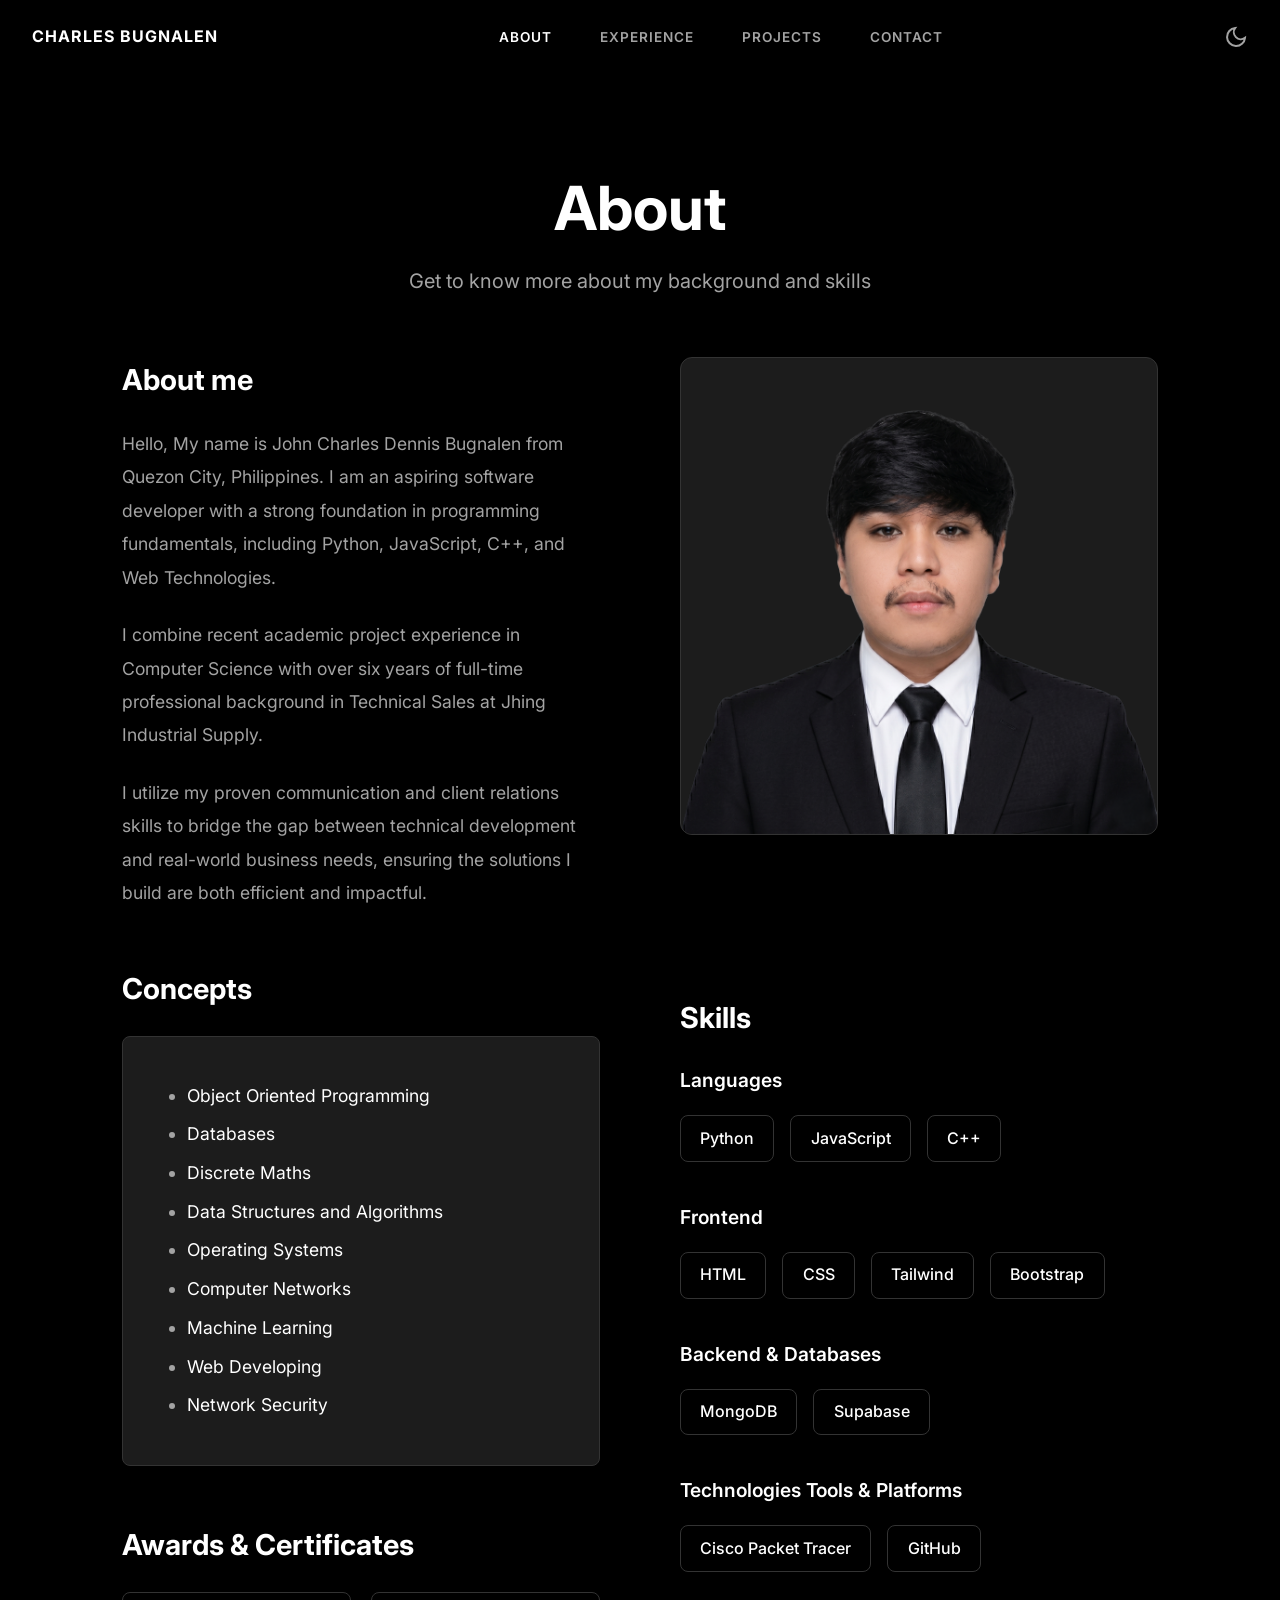
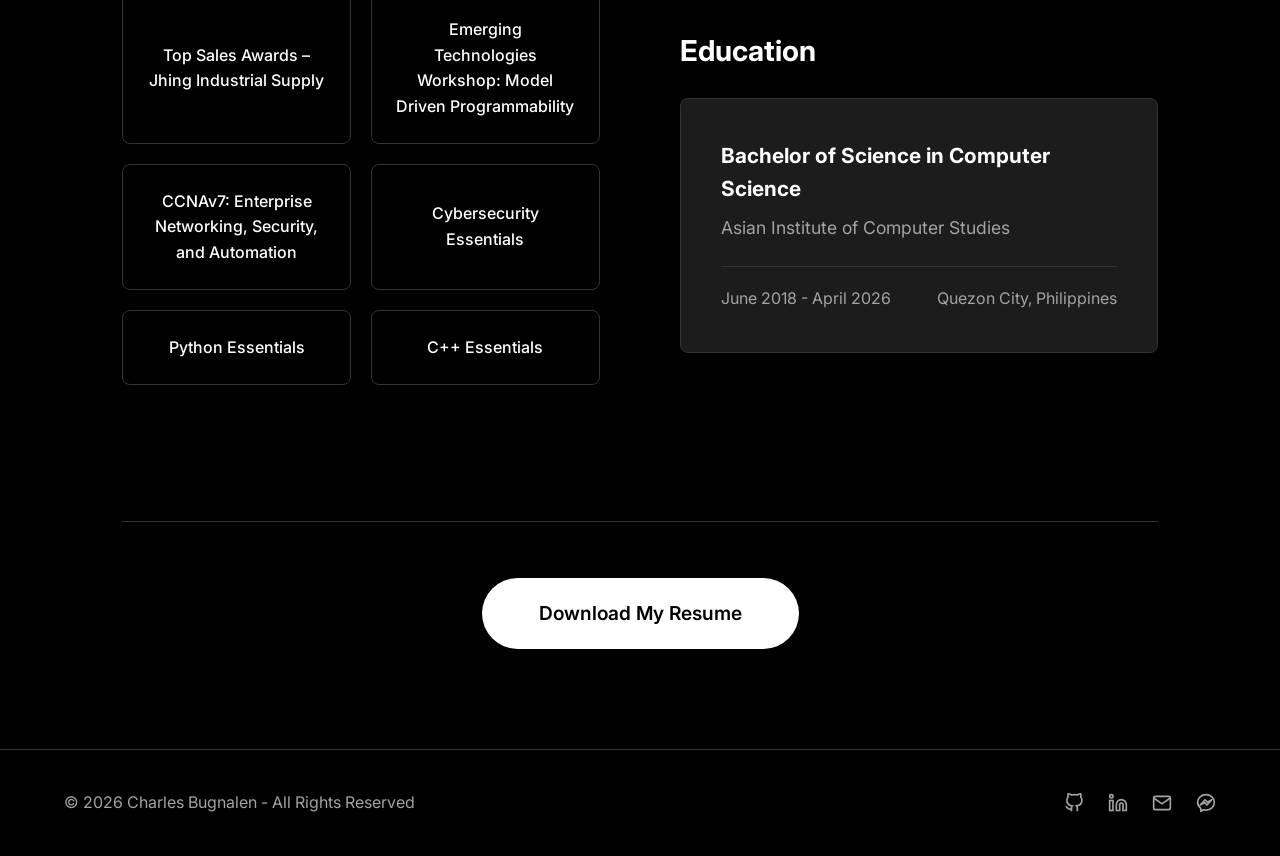
<file: about.html>
<!DOCTYPE html>
<html lang="en">

<head>
  <meta charset="UTF-8">
  <meta name="viewport" content="width=device-width, initial-scale=1.0">
  <title>About - Charles Bugnalen</title>
  <link rel="stylesheet" href="style.css">
  <link href="https://fonts.googleapis.com/css2?family=Inter:wght@300;400;500;600;700&display=swap" rel="stylesheet">
</head>

<body>
  <!-- Navbar -->
  <header class="header">
    <nav class="nav-container">
      <a href="index.html" class="logo">Charles Bugnalen</a>

      <ul class="nav-links">
        <li><a href="about.html" style="color: var(--text-primary);">ABOUT</a></li>
        <li><a href="experience.html">EXPERIENCE</a></li>
        <li><a href="projects.html">PROJECTS</a></li>
        <li><a href="contact.html">CONTACT</a></li>
      </ul>

      <div class="nav-icons">
        <svg id="theme-toggle" width="24" height="24" viewBox="0 0 24 24" fill="none" stroke="currentColor"
          stroke-width="2" style="cursor: pointer;">
          <path d="M21 12.79A9 9 0 1 1 11.21 3 7 7 0 0 0 21 12.79z"></path>
        </svg>
      </div>

      <div class="hamburger">
        <span class="bar"></span>
        <span class="bar"></span>
        <span class="bar"></span>
      </div>
    </nav>
  </header>

  <main class="about-page">
    <!-- About Header Section -->
    <section class="about-header fade-in">
      <div class="about-header-text">
        <h1>About</h1>
        <p>Get to know more about my background and skills</p>
      </div>
    </section>

    <!-- Two-Column Layout -->
    <section class="about-content fade-in">

      <!-- 1x1 Profile Picture Box -->
      <div class="about-profile-img">
        <img src="src/pictures/Charles_Profile.png" alt="Charles Bugnalen">
      </div>

      <!-- Left Column: About Me, Concepts & Certifications -->
      <div class="about-left">
        <h2 class="about-section-title">About me</h2>
        <p class="about-text">
          Hello, My name is John Charles Dennis Bugnalen from Quezon City, Philippines.
          I am an aspiring software developer with a strong foundation in programming fundamentals, including Python,
          JavaScript, C++, and Web Technologies.
        </p>
        <p class="about-text">
          I combine recent academic project experience in Computer Science with over six years of full-time professional
          background in Technical Sales at Jhing Industrial Supply.
        </p>
        <p class="about-text">
          I utilize my proven communication and client relations skills to bridge the gap between
          technical development and real-world business needs, ensuring the solutions I build are both efficient and
          impactful.
        </p>

        <h2 class="about-section-title mt-top">Concepts</h2>
        <div class="about-card concepts-card">
          <ul>
            <li>Object Oriented Programming</li>
            <li>Databases</li>
            <li>Discrete Maths</li>
            <li>Data Structures and Algorithms</li>
            <li>Operating Systems</li>
            <li>Computer Networks</li>
            <li>Machine Learning</li>
            <li>Web Developing</li>
            <li>Network Security</li>
          </ul>
        </div>

        <!-- Awards & Certificates Section -->
        <h2 class="about-section-title mt-top">Awards & Certificates</h2>
        <div class="cert-boxes">
          <div class="cert-box">Top Sales Awards – Jhing Industrial Supply</div>
          <div class="cert-box">Emerging Technologies Workshop: Model Driven Programmability</div>
          <div class="cert-box">CCNAv7: Enterprise Networking, Security, and Automation</div>
          <div class="cert-box">Cybersecurity Essentials</div>
          <div class="cert-box">Python Essentials</div>
          <div class="cert-box">C++ Essentials</div>
        </div>
      </div>

      <!-- Right Column: Skills & Education -->
      <div class="about-right">

        <h2 class="about-section-title">Skills</h2>

        <div class="skill-category">
          <h3>Languages</h3>
          <div class="skill-tags">
            <span>Python</span>
            <span>JavaScript</span>
            <span>C++</span>
          </div>
        </div>

        <div class="skill-category">
          <h3>Frontend</h3>
          <div class="skill-tags">
            <span>HTML</span>
            <span>CSS</span>
            <span>Tailwind</span>
            <span>Bootstrap</span>
          </div>
        </div>

        <div class="skill-category">
          <h3>Backend & Databases</h3>
          <div class="skill-tags">
            <span>MongoDB</span>
            <span>Supabase</span>
          </div>
        </div>

        <div class="skill-category">
          <h3>Technologies Tools & Platforms</h3>
          <div class="skill-tags">
            <span>Cisco Packet Tracer</span>
            <span>GitHub</span>
          </div>
        </div>

        <h2 class="about-section-title mt-top">Education</h2>
        <div class="about-card education-card">
          <h3>Bachelor of Science in Computer Science</h3>
          <p class="edu-school">Asian Institute of Computer Studies</p>
          <div class="edu-meta">
            <span>June 2018 - April 2026</span>
            <span>Quezon City, Philippines</span>
          </div>
        </div>
      </div>

      <!-- Download Resume Button -->
      <div class="resume-download-section">
        <a href="./src/resume/Bugnalen_Charles_Resume.pdf" download="Bugnalen_Charles_Resume.pdf" class="rounded-btn">
          Download My Resume
        </a>
      </div>

    </section>
  </main>

  <!-- Footer Section -->
  <footer class="footer">
    <div class="footer-container">
      <p class="footer-text">&copy; 2026 Charles Bugnalen - All Rights Reserved</p>
      <div class="footer-icons">
        <a href="https://github.com/Ciri1412" target="_blank">
          <svg width="20" height="20" viewBox="0 0 24 24" fill="none" stroke="currentColor" stroke-width="2">
            <path
              d="M9 19c-5 1.5-5-2.5-7-3m14 6v-3.87a3.37 3.37 0 0 0-.94-2.61c3.14-.35 6.44-1.54 6.44-7A5.44 5.44 0 0 0 20 4.77 5.07 5.07 0 0 0 19.91 1S18.73.65 16 2.48a13.38 13.38 0 0 0-7 0C6.27.65 5.09 1 5.09 1A5.07 5.07 0 0 0 5 4.77a5.44 5.44 0 0 0-1.5 3.78c0 5.42 3.3 6.61 6.44 7A3.37 3.37 0 0 0 9 18.13V22">
            </path>
          </svg>
        </a>
        <a href="https://www.linkedin.com/in/charlesbugnalen/" target="_blank">
          <svg width="20" height="20" viewBox="0 0 24 24" fill="none" stroke="currentColor" stroke-width="2">
            <path d="M16 8a6 6 0 0 1 6 6v7h-4v-7a2 2 0 0 0-2-2 2 2 0 0 0-2 2v7h-4v-7a6 6 0 0 1 6-6z"></path>
            <rect x="2" y="9" width="4" height="12"></rect>
            <circle cx="4" cy="4" r="2"></circle>
          </svg>
        </a>
        <a href="mailto:JohnCharlesDennisBugnalen@gmail.com">
          <svg width="20" height="20" viewBox="0 0 24 24" fill="none" stroke="currentColor" stroke-width="2">
            <path d="M4 4h16c1.1 0 2 .9 2 2v12c0 1.1-.9 2-2 2H4c-1.1 0-2-.9-2-2V6c0-1.1.9-2 2-2z"></path>
            <polyline points="22,6 12,13 2,6"></polyline>
          </svg>
        </a>
        <a href="https://m.me/ChaarlesDennis" target="_blank">
          <svg width="20" height="20" viewBox="0 0 24 24" fill="none" stroke="currentColor" stroke-width="2"
            stroke-linecap="round" stroke-linejoin="round">
            <path
              d="M12 2C6.48 2 2 6.13 2 11.24c0 2.87 1.45 5.43 3.73 7.15V22l3.4-1.87c.9.25 1.87.39 2.87.39 5.52 0 10-4.13 10-9.24S17.52 2 12 2zm1.09 12.35l-2.73-2.9-5.32 2.9 5.86-6.22 2.84 2.9 5.2-2.9-5.85 6.22z" />
          </svg>
        </a>
      </div>
    </div>
  </footer>

  <script src="script.js"></script>
</body>

</html>
</file>
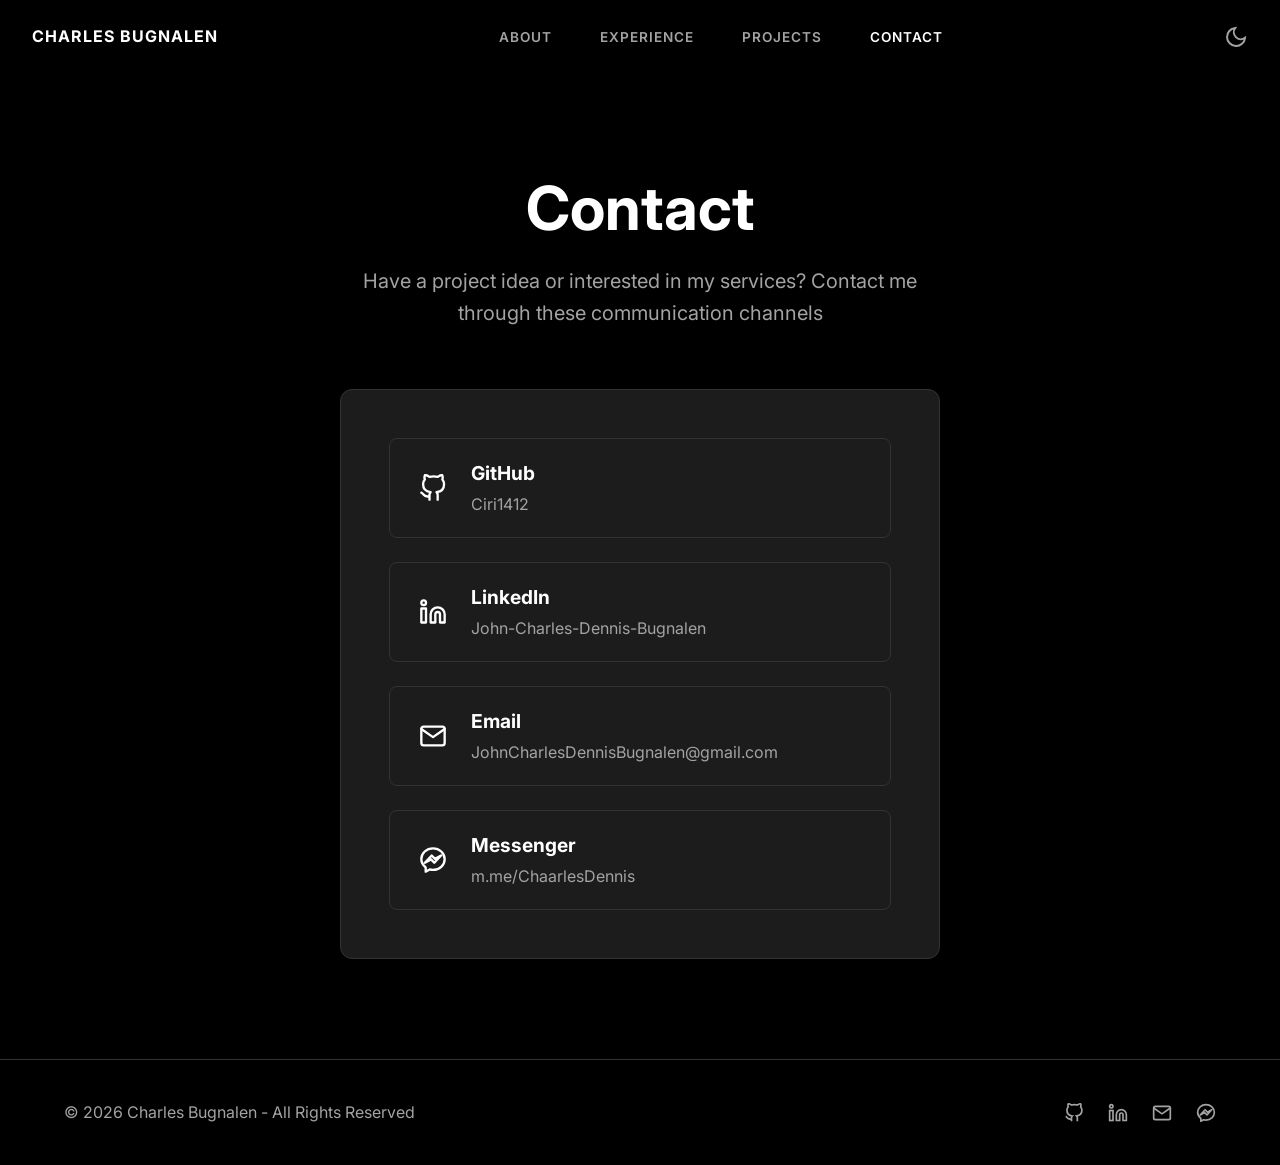
<file: contact.html>
<!DOCTYPE html>
<html lang="en">

<head>
    <meta charset="UTF-8">
    <meta name="viewport" content="width=device-width, initial-scale=1.0">
    <title>Contact - Charles Bugnalen</title>
    <link rel="stylesheet" href="style.css">
    <link href="https://fonts.googleapis.com/css2?family=Inter:wght@300;400;500;600;700&display=swap" rel="stylesheet">
</head>

<body class="contact-body">
    <!-- Navbar -->
    <header class="header">
        <nav class="nav-container">
            <a href="index.html" class="logo">Charles Bugnalen</a>

            <ul class="nav-links">
                <li><a href="about.html">ABOUT</a></li>
                <li><a href="experience.html">EXPERIENCE</a></li>
                <li><a href="projects.html">PROJECTS</a></li>
                <li><a href="contact.html" style="color: var(--text-primary);">CONTACT</a></li>
            </ul>

            <div class="nav-icons">
                <svg id="theme-toggle" width="24" height="24" viewBox="0 0 24 24" fill="none" stroke="currentColor"
                    stroke-width="2" style="cursor: pointer;">
                    <path d="M21 12.79A9 9 0 1 1 11.21 3 7 7 0 0 0 21 12.79z"></path>
                </svg>
            </div>

            <div class="hamburger">
                <span class="bar"></span>
                <span class="bar"></span>
                <span class="bar"></span>
            </div>
        </nav>
    </header>

    <main class="contact-page">
        <!-- Header Section -->
        <section class="about-header fade-in">
            <div class="about-header-text">
                <h1>Contact</h1>
                <p>Have a project idea or interested in my services? Contact me<br>through these communication channels
                </p>
            </div>
        </section>

        <!-- Contact Links Container -->
        <section class="contact-content fade-in">
            <div class="contact-card-wrapper">

                <!-- GitHub -->
                <a href="https://github.com/Ciri1412" target="_blank" class="contact-item">
                    <div class="contact-icon">
                        <svg width="28" height="28" viewBox="0 0 24 24" fill="none" stroke="currentColor"
                            stroke-width="2" stroke-linecap="round" stroke-linejoin="round">
                            <path
                                d="M9 19c-5 1.5-5-2.5-7-3m14 6v-3.87a3.37 3.37 0 0 0-.94-2.61c3.14-.35 6.44-1.54 6.44-7A5.44 5.44 0 0 0 20 4.77 5.07 5.07 0 0 0 19.91 1S18.73.65 16 2.48a13.38 13.38 0 0 0-7 0C6.27.65 5.09 1 5.09 1A5.07 5.07 0 0 0 5 4.77a5.44 5.44 0 0 0-1.5 3.78c0 5.42 3.3 6.61 6.44 7A3.37 3.37 0 0 0 9 18.13V22">
                            </path>
                        </svg>
                    </div>
                    <div class="contact-details">
                        <h3>GitHub</h3>
                        <p>Ciri1412</p>
                    </div>
                </a>

                <!-- LinkedIn -->
                <a href="https://www.linkedin.com/in/charlesbugnalen/" target="_blank" class="contact-item">
                    <div class="contact-icon">
                        <svg width="28" height="28" viewBox="0 0 24 24" fill="none" stroke="currentColor"
                            stroke-width="2" stroke-linecap="round" stroke-linejoin="round">
                            <path d="M16 8a6 6 0 0 1 6 6v7h-4v-7a2 2 0 0 0-2-2 2 2 0 0 0-2 2v7h-4v-7a6 6 0 0 1 6-6z">
                            </path>
                            <rect x="2" y="9" width="4" height="12"></rect>
                            <circle cx="4" cy="4" r="2"></circle>
                        </svg>
                    </div>
                    <div class="contact-details">
                        <h3>LinkedIn</h3>
                        <p>John-Charles-Dennis-Bugnalen</p>
                    </div>
                </a>

                <!-- Email -->
                <a href="mailto:JohnCharlesDennisBugnalen@gmail.com" class="contact-item">
                    <div class="contact-icon">
                        <svg width="28" height="28" viewBox="0 0 24 24" fill="none" stroke="currentColor"
                            stroke-width="2" stroke-linecap="round" stroke-linejoin="round">
                            <path d="M4 4h16c1.1 0 2 .9 2 2v12c0 1.1-.9 2-2 2H4c-1.1 0-2-.9-2-2V6c0-1.1.9-2 2-2z">
                            </path>
                            <polyline points="22,6 12,13 2,6"></polyline>
                        </svg>
                    </div>
                    <div class="contact-details">
                        <h3>Email</h3>
                        <p>JohnCharlesDennisBugnalen@gmail.com</p>
                    </div>
                </a>

                <!-- Messenger -->
                <a href="https://m.me/ChaarlesDennis" target="_blank" class="contact-item">
                    <div class="contact-icon">
                        <svg width="28" height="28" viewBox="0 0 24 24" fill="none" stroke="currentColor"
                            stroke-width="2" stroke-linecap="round" stroke-linejoin="round">
                            <path
                                d="M12 2C6.48 2 2 6.13 2 11.24c0 2.87 1.45 5.43 3.73 7.15V22l3.4-1.87c.9.25 1.87.39 2.87.39 5.52 0 10-4.13 10-9.24S17.52 2 12 2zm1.09 12.35l-2.73-2.9-5.32 2.9 5.86-6.22 2.84 2.9 5.2-2.9-5.85 6.22z" />
                        </svg>
                    </div>
                    <div class="contact-details">
                        <h3>Messenger</h3>
                        <p>m.me/ChaarlesDennis</p>
                    </div>
                </a>

            </div>
        </section>
    </main>

    <!-- Footer Section -->
    <footer class="footer">
        <div class="footer-container">
            <p class="footer-text">&copy; 2026 Charles Bugnalen - All Rights Reserved</p>
            <div class="footer-icons">
                <a href="https://github.com/Ciri1412" target="_blank">
                    <svg width="20" height="20" viewBox="0 0 24 24" fill="none" stroke="currentColor" stroke-width="2">
                        <path
                            d="M9 19c-5 1.5-5-2.5-7-3m14 6v-3.87a3.37 3.37 0 0 0-.94-2.61c3.14-.35 6.44-1.54 6.44-7A5.44 5.44 0 0 0 20 4.77 5.07 5.07 0 0 0 19.91 1S18.73.65 16 2.48a13.38 13.38 0 0 0-7 0C6.27.65 5.09 1 5.09 1A5.07 5.07 0 0 0 5 4.77a5.44 5.44 0 0 0-1.5 3.78c0 5.42 3.3 6.61 6.44 7A3.37 3.37 0 0 0 9 18.13V22">
                        </path>
                    </svg>
                </a>
                <a href="https://www.linkedin.com/in/charlesbugnalen/" target="_blank">
                    <svg width="20" height="20" viewBox="0 0 24 24" fill="none" stroke="currentColor" stroke-width="2">
                        <path d="M16 8a6 6 0 0 1 6 6v7h-4v-7a2 2 0 0 0-2-2 2 2 0 0 0-2 2v7h-4v-7a6 6 0 0 1 6-6z"></path>
                        <rect x="2" y="9" width="4" height="12"></rect>
                        <circle cx="4" cy="4" r="2"></circle>
                    </svg>
                </a>
                <a href="mailto:JohnCharlesDennisBugnalen@gmail.com">
                    <svg width="20" height="20" viewBox="0 0 24 24" fill="none" stroke="currentColor" stroke-width="2">
                        <path d="M4 4h16c1.1 0 2 .9 2 2v12c0 1.1-.9 2-2 2H4c-1.1 0-2-.9-2-2V6c0-1.1.9-2 2-2z"></path>
                        <polyline points="22,6 12,13 2,6"></polyline>
                    </svg>
                </a>
                <a href="https://m.me/ChaarlesDennis" target="_blank">
                    <svg width="20" height="20" viewBox="0 0 24 24" fill="none" stroke="currentColor" stroke-width="2"
                        stroke-linecap="round" stroke-linejoin="round">
                        <path
                            d="M12 2C6.48 2 2 6.13 2 11.24c0 2.87 1.45 5.43 3.73 7.15V22l3.4-1.87c.9.25 1.87.39 2.87.39 5.52 0 10-4.13 10-9.24S17.52 2 12 2zm1.09 12.35l-2.73-2.9-5.32 2.9 5.86-6.22 2.84 2.9 5.2-2.9-5.85 6.22z" />
                    </svg>
                </a>
            </div>
        </div>
    </footer>

    <script src="script.js"></script>
</body>

</html>
</file>
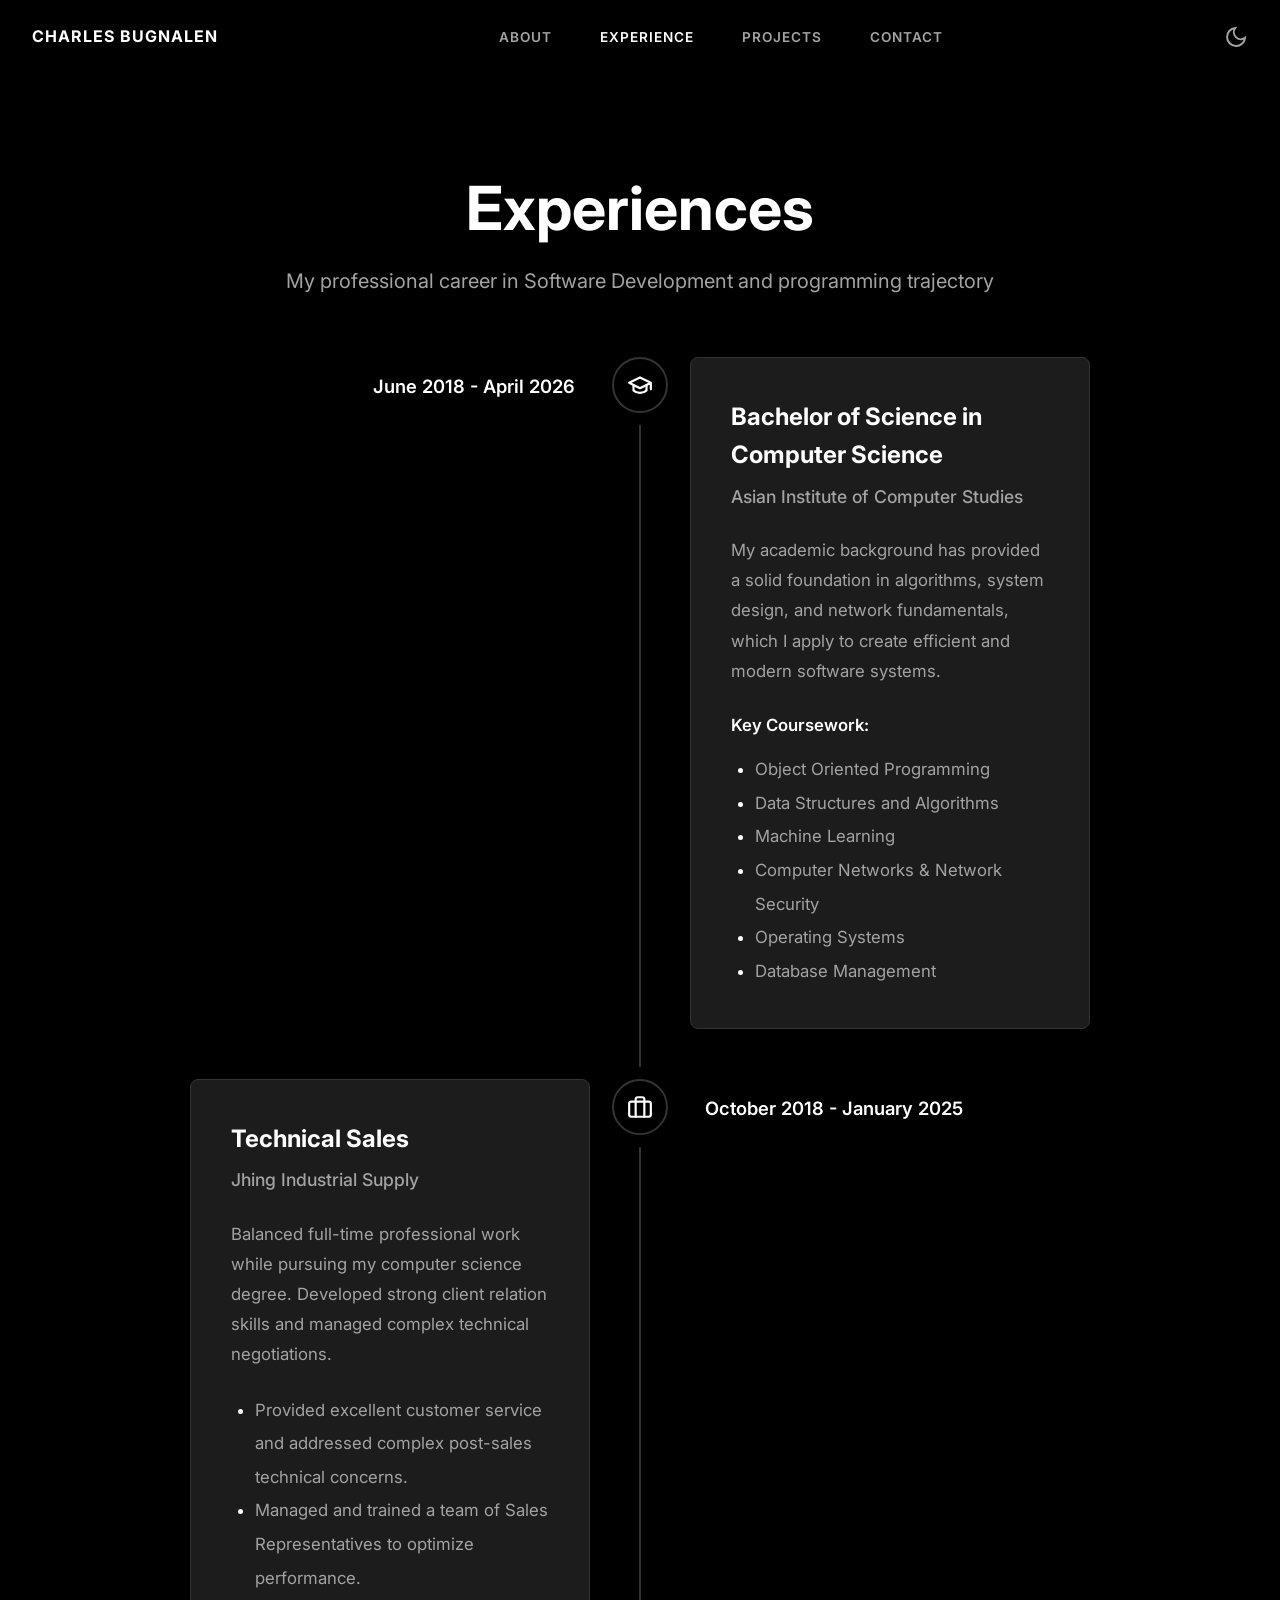
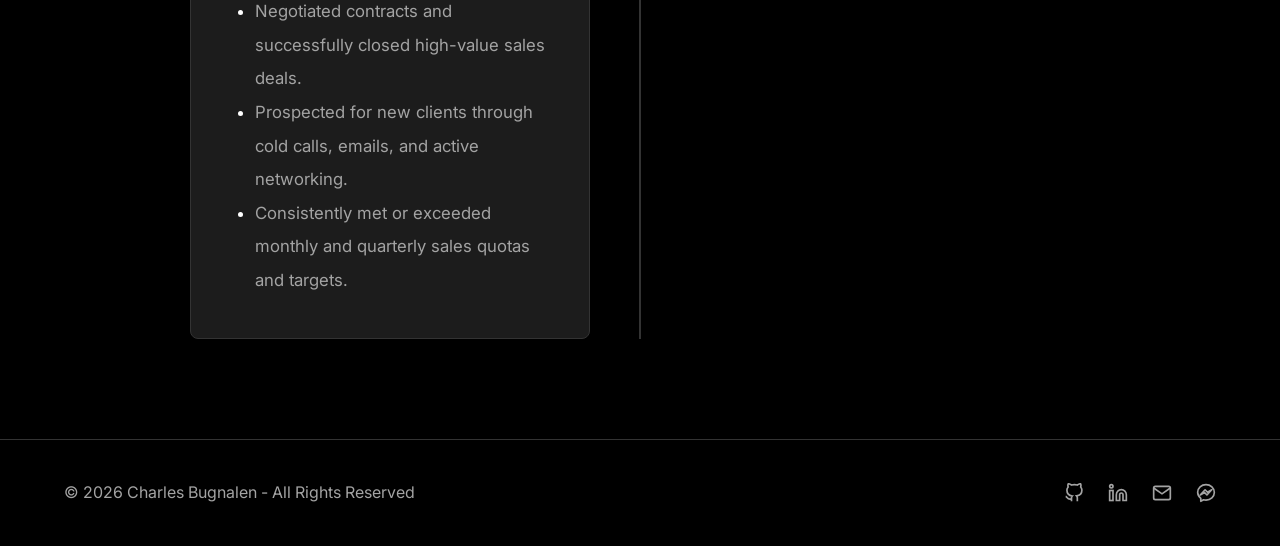
<file: experience.html>
<!DOCTYPE html>
<html lang="en">

<head>
    <meta charset="UTF-8">
    <meta name="viewport" content="width=device-width, initial-scale=1.0">
    <title>Experience - Charles Bugnalen</title>
    <link rel="stylesheet" href="style.css">
    <link href="https://fonts.googleapis.com/css2?family=Inter:wght@300;400;500;600;700&display=swap" rel="stylesheet">
</head>

<body>
    <!-- Navbar -->
    <header class="header">
        <nav class="nav-container">
            <a href="index.html" class="logo">Charles Bugnalen</a>

            <ul class="nav-links">
                <li><a href="about.html">ABOUT</a></li>
                <li><a href="experience.html" style="color: var(--text-primary);">EXPERIENCE</a></li>
                <li><a href="projects.html">PROJECTS</a></li>
                <li><a href="contact.html">CONTACT</a></li>
            </ul>

            <div class="nav-icons">
                <svg id="theme-toggle" width="24" height="24" viewBox="0 0 24 24" fill="none" stroke="currentColor"
                    stroke-width="2" style="cursor: pointer;">
                    <path d="M21 12.79A9 9 0 1 1 11.21 3 7 7 0 0 0 21 12.79z"></path>
                </svg>
            </div>

            <div class="hamburger">
                <span class="bar"></span>
                <span class="bar"></span>
                <span class="bar"></span>
            </div>
        </nav>
    </header>

    <main class="experience-page">
        <!-- Header Section -->
        <section class="about-header fade-in">
            <div class="about-header-text">
                <h1>Experiences</h1>
                <p>My professional career in Software Development and programming trajectory</p>
            </div>
        </section>

        <!-- Timeline Section -->
        <section class="timeline-container fade-in">
            <div class="timeline">

                <!-- Education Item (Right Side) -->
                <div class="timeline-item right fade-in">
                    <div class="timeline-date">June 2018 - April 2026</div>
                    <div class="timeline-icon">
                        <svg width="28" height="28" viewBox="0 0 24 24" fill="none" stroke="currentColor"
                            stroke-width="2" stroke-linecap="round" stroke-linejoin="round">
                            <path d="M22 10v6M2 10l10-5 10 5-10 5z"></path>
                            <path d="M6 12v5c3 3 9 3 12 0v-5"></path>
                        </svg>
                    </div>
                    <div class="timeline-content">
                        <h3>Bachelor of Science in Computer Science</h3>
                        <h4>Asian Institute of Computer Studies</h4>
                        <p>My academic background has provided a solid foundation in algorithms, system design, and
                            network fundamentals, which I apply to create efficient and modern software systems.</p>
                        <p class="timeline-subheading">Key Coursework:</p>
                        <ul class="timeline-list">
                            <li>Object Oriented Programming</li>
                            <li>Data Structures and Algorithms</li>
                            <li>Machine Learning</li>
                            <li>Computer Networks & Network Security</li>
                            <li>Operating Systems</li>
                            <li>Database Management</li>
                        </ul>
                    </div>
                </div>

                <!-- Work Item (Left Side) -->
                <div class="timeline-item left fade-in">
                    <div class="timeline-date">October 2018 - January 2025</div>
                    <div class="timeline-icon">
                        <svg width="28" height="28" viewBox="0 0 24 24" fill="none" stroke="currentColor"
                            stroke-width="2" stroke-linecap="round" stroke-linejoin="round">
                            <rect x="2" y="7" width="20" height="14" rx="2" ry="2"></rect>
                            <path d="M16 21V5a2 2 0 0 0-2-2h-4a2 2 0 0 0-2 2v16"></path>
                        </svg>
                    </div>
                    <div class="timeline-content">
                        <h3>Technical Sales</h3>
                        <h4>Jhing Industrial Supply</h4>
                        <p>Balanced full-time professional work while pursuing my computer science degree. Developed
                            strong client relation skills and managed complex technical negotiations.</p>
                        <ul class="timeline-list">
                            <li>Provided excellent customer service and addressed complex post-sales technical concerns.
                            </li>
                            <li>Managed and trained a team of Sales Representatives to optimize performance.</li>
                            <li>Negotiated contracts and successfully closed high-value sales deals.</li>
                            <li>Prospected for new clients through cold calls, emails, and active networking.</li>
                            <li>Consistently met or exceeded monthly and quarterly sales quotas and targets.</li>
                        </ul>
                    </div>
                </div>

            </div>
        </section>
    </main>

    <!-- Footer Section -->
    <footer class="footer">
        <div class="footer-container">
            <p class="footer-text">&copy; 2026 Charles Bugnalen - All Rights Reserved</p>
            <div class="footer-icons">
                <a href="https://github.com/Ciri1412" target="_blank">
                    <svg width="20" height="20" viewBox="0 0 24 24" fill="none" stroke="currentColor" stroke-width="2">
                        <path
                            d="M9 19c-5 1.5-5-2.5-7-3m14 6v-3.87a3.37 3.37 0 0 0-.94-2.61c3.14-.35 6.44-1.54 6.44-7A5.44 5.44 0 0 0 20 4.77 5.07 5.07 0 0 0 19.91 1S18.73.65 16 2.48a13.38 13.38 0 0 0-7 0C6.27.65 5.09 1 5.09 1A5.07 5.07 0 0 0 5 4.77a5.44 5.44 0 0 0-1.5 3.78c0 5.42 3.3 6.61 6.44 7A3.37 3.37 0 0 0 9 18.13V22">
                        </path>
                    </svg>
                </a>
                <a href="https://www.linkedin.com/in/charlesbugnalen/" target="_blank">
                    <svg width="20" height="20" viewBox="0 0 24 24" fill="none" stroke="currentColor" stroke-width="2">
                        <path d="M16 8a6 6 0 0 1 6 6v7h-4v-7a2 2 0 0 0-2-2 2 2 0 0 0-2 2v7h-4v-7a6 6 0 0 1 6-6z"></path>
                        <rect x="2" y="9" width="4" height="12"></rect>
                        <circle cx="4" cy="4" r="2"></circle>
                    </svg>
                </a>
                <a href="mailto:JohnCharlesDennisBugnalen@gmail.com">
                    <svg width="20" height="20" viewBox="0 0 24 24" fill="none" stroke="currentColor" stroke-width="2">
                        <path d="M4 4h16c1.1 0 2 .9 2 2v12c0 1.1-.9 2-2 2H4c-1.1 0-2-.9-2-2V6c0-1.1.9-2 2-2z"></path>
                        <polyline points="22,6 12,13 2,6"></polyline>
                    </svg>
                </a>
                <a href="https://m.me/ChaarlesDennis" target="_blank">
                    <svg width="20" height="20" viewBox="0 0 24 24" fill="none" stroke="currentColor" stroke-width="2"
                        stroke-linecap="round" stroke-linejoin="round">
                        <path
                            d="M12 2C6.48 2 2 6.13 2 11.24c0 2.87 1.45 5.43 3.73 7.15V22l3.4-1.87c.9.25 1.87.39 2.87.39 5.52 0 10-4.13 10-9.24S17.52 2 12 2zm1.09 12.35l-2.73-2.9-5.32 2.9 5.86-6.22 2.84 2.9 5.2-2.9-5.85 6.22z" />
                    </svg>
                </a>
            </div>
        </div>
    </footer>

    <script src="script.js"></script>
</body>

</html>
</file>
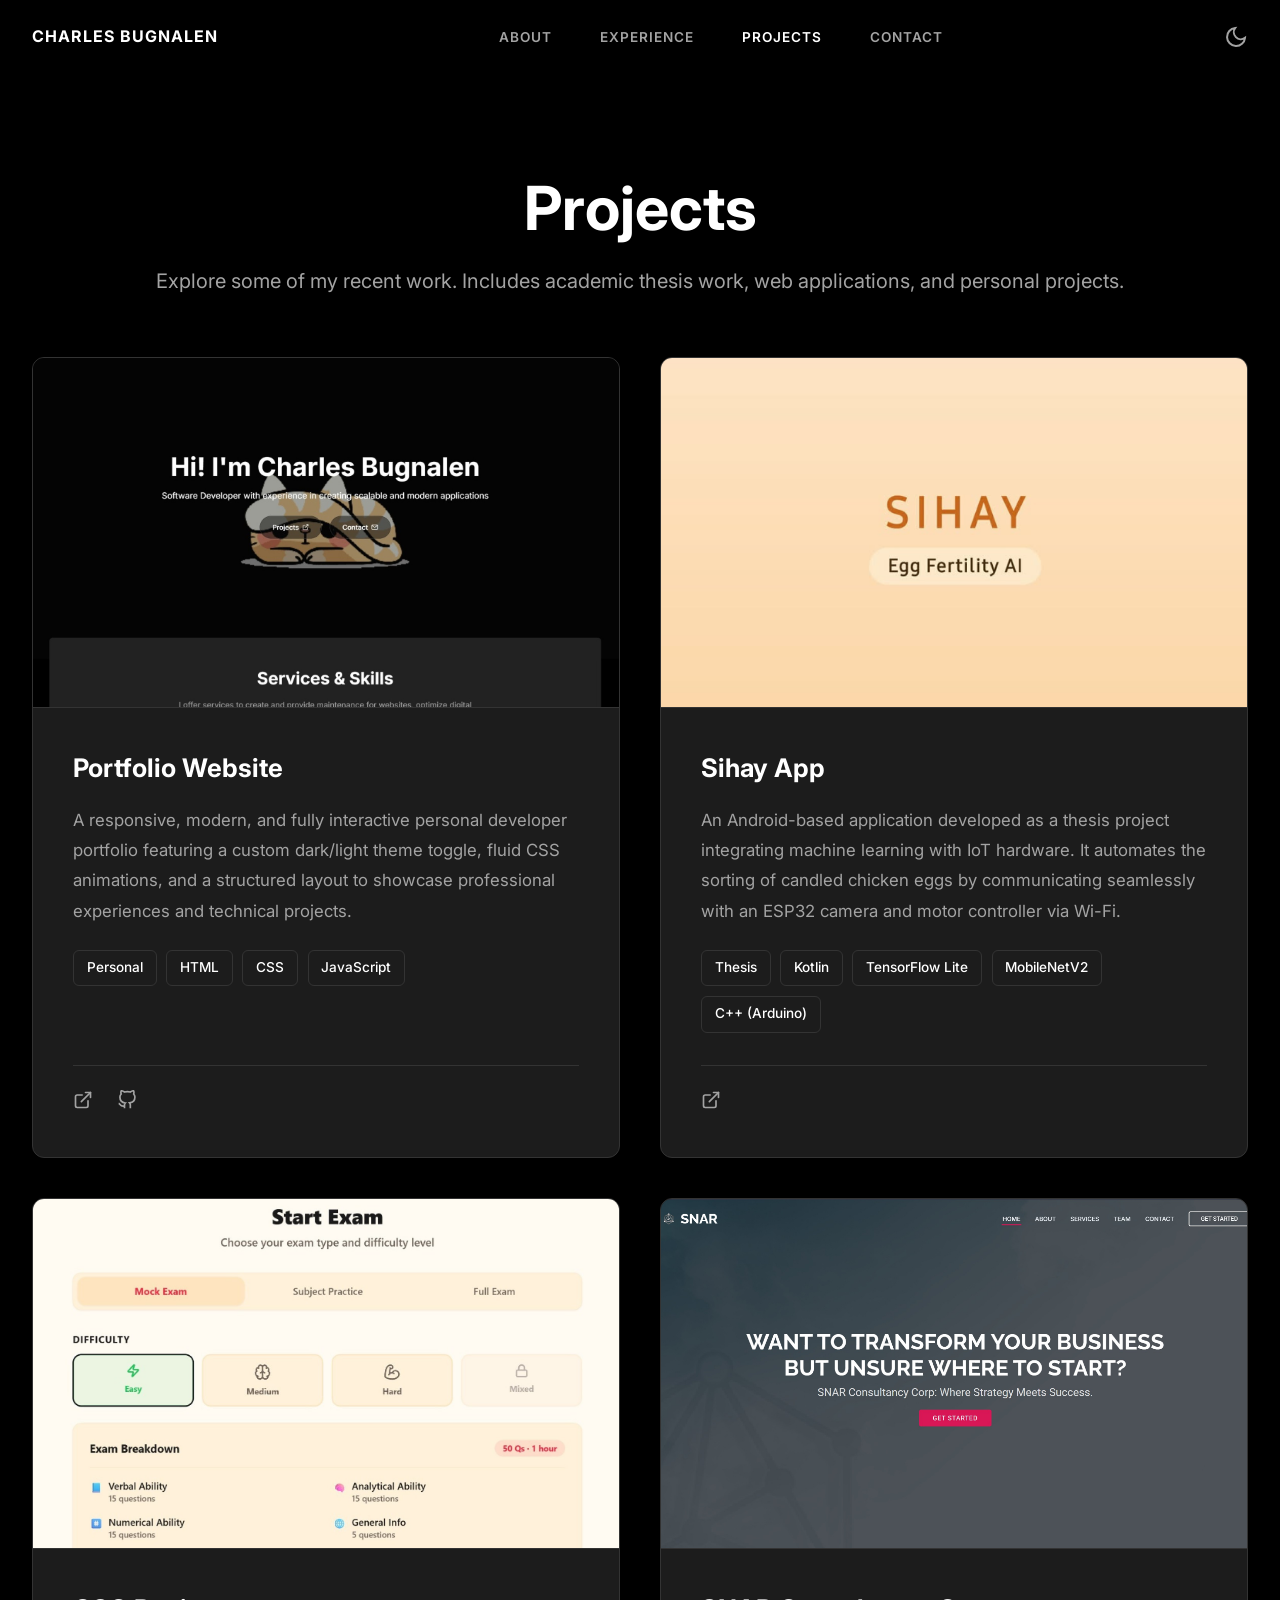
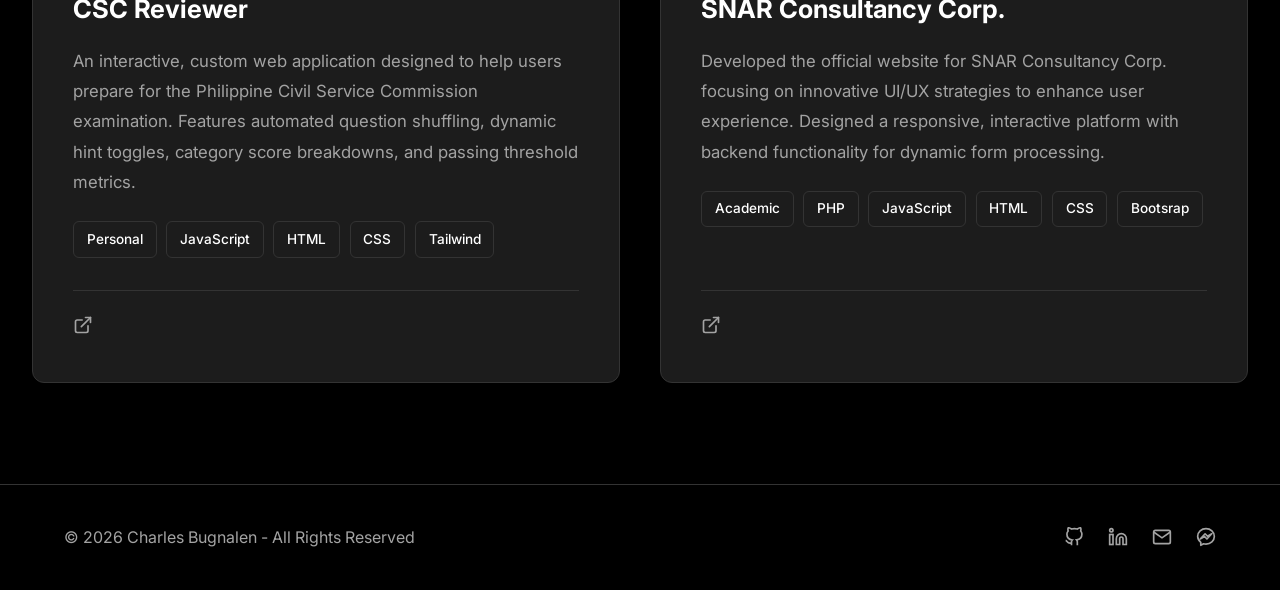
<file: projects.html>
<!DOCTYPE html>
<html lang="en">

<head>
    <meta charset="UTF-8">
    <meta name="viewport" content="width=device-width, initial-scale=1.0">
    <title>Projects - Charles Bugnalen</title>
    <link rel="stylesheet" href="style.css">
    <link href="https://fonts.googleapis.com/css2?family=Inter:wght@300;400;500;600;700&display=swap" rel="stylesheet">
</head>

<body class="projects-body">
    <!-- Navbar -->
    <header class="header">
        <nav class="nav-container">
            <a href="index.html" class="logo">Charles Bugnalen</a>

            <ul class="nav-links">
                <li><a href="about.html">ABOUT</a></li>
                <li><a href="experience.html">EXPERIENCE</a></li>
                <li><a href="projects.html" style="color: var(--text-primary);">PROJECTS</a></li>
                <li><a href="contact.html">CONTACT</a></li>
            </ul>

            <div class="nav-icons">
                <svg id="theme-toggle" width="24" height="24" viewBox="0 0 24 24" fill="none" stroke="currentColor"
                    stroke-width="2" style="cursor: pointer;">
                    <path d="M21 12.79A9 9 0 1 1 11.21 3 7 7 0 0 0 21 12.79z"></path>
                </svg>
            </div>

            <div class="hamburger">
                <span class="bar"></span>
                <span class="bar"></span>
                <span class="bar"></span>
            </div>
        </nav>
    </header>

    <main class="projects-page">
        <!-- Header Section -->
        <section class="about-header fade-in">
            <div class="about-header-text">
                <h1>Projects</h1>
                <p>Explore some of my recent work. Includes academic thesis work, web applications, and personal
                    projects.</p>
            </div>
        </section>

        <!-- Projects Grid -->
        <section class="projects-content fade-in">
            <div class="projects-grid-layout">

                <!-- Project 1: Portfolio Website -->
                <div class="project-card fade-in">
                    <div class="project-img-container">
                        <img src="src/pictures/Projects/Portfolio.jpg" alt="Portfolio Website Preview">
                    </div>
                    <div class="project-info">
                        <h3>Portfolio Website</h3>
                        <p>A responsive, modern, and fully interactive personal developer portfolio featuring a custom
                            dark/light theme toggle, fluid CSS animations, and a structured layout to showcase
                            professional experiences and technical projects.</p>
                        <div class="skill-tags">
                            <span>Personal</span>
                            <span>HTML</span>
                            <span>CSS</span>
                            <span>JavaScript</span>
                        </div>
                        <div class="project-links">
                            <!-- Change the href to your actual live link -->
                            <a href="#" target="_blank" title="View Live Project">
                                <svg width="20" height="20" viewBox="0 0 24 24" fill="none" stroke="currentColor"
                                    stroke-width="2" stroke-linecap="round" stroke-linejoin="round">
                                    <path d="M18 13v6a2 2 0 0 1-2 2H5a2 2 0 0 1-2-2V8a2 2 0 0 1 2-2h6"></path>
                                    <polyline points="15 3 21 3 21 9"></polyline>
                                    <line x1="10" y1="14" x2="21" y2="3"></line>
                                </svg>
                            </a>
                            <a href="#" target="_blank" title="View Source Code">
                                <svg width="20" height="20" viewBox="0 0 24 24" fill="none" stroke="currentColor"
                                    stroke-width="2">
                                    <path
                                        d="M9 19c-5 1.5-5-2.5-7-3m14 6v-3.87a3.37 3.37 0 0 0-.94-2.61c3.14-.35 6.44-1.54 6.44-7A5.44 5.44 0 0 0 20 4.77 5.07 5.07 0 0 0 19.91 1S18.73.65 16 2.48a13.38 13.38 0 0 0-7 0C6.27.65 5.09 1 5.09 1A5.07 5.07 0 0 0 5 4.77a5.44 5.44 0 0 0-1.5 3.78c0 5.42 3.3 6.61 6.44 7A3.37 3.37 0 0 0 9 18.13V22">
                                    </path>
                                </svg>
                            </a>
                        </div>
                    </div>
                </div>

                <!-- Project 2: Sihay App -->
                <div class="project-card fade-in">
                    <div class="project-img-container">
                        <img src="src/pictures/Projects/Sihay.png" alt="Sihay App Preview">
                    </div>
                    <div class="project-info">
                        <h3>Sihay App</h3>
                        <p>An Android-based application developed as a thesis project integrating machine learning with
                            IoT hardware. It automates the sorting of candled chicken eggs by communicating seamlessly
                            with an ESP32 camera and motor controller via Wi-Fi.</p>
                        <div class="skill-tags">
                            <span>Thesis</span>
                            <span>Kotlin</span>
                            <span>TensorFlow Lite</span>
                            <span>MobileNetV2</span>
                            <span>C++ (Arduino)</span>
                        </div>
                        <div class="project-links">
                            <a href="#" target="_blank" title="View Live Project">
                                <svg width="20" height="20" viewBox="0 0 24 24" fill="none" stroke="currentColor"
                                    stroke-width="2" stroke-linecap="round" stroke-linejoin="round">
                                    <path d="M18 13v6a2 2 0 0 1-2 2H5a2 2 0 0 1-2-2V8a2 2 0 0 1 2-2h6"></path>
                                    <polyline points="15 3 21 3 21 9"></polyline>
                                    <line x1="10" y1="14" x2="21" y2="3"></line>
                                </svg>
                            </a>
                        </div>
                    </div>
                </div>

                <!-- Project 3: CSC Reviewer -->
                <div class="project-card fade-in">
                    <div class="project-img-container">
                        <img src="src/pictures/Projects/CSE.jpg" alt="CSC Reviewer Preview">
                    </div>
                    <div class="project-info">
                        <h3>CSC Reviewer</h3>
                        <p>An interactive, custom web application designed to help users prepare for the Philippine
                            Civil Service Commission examination. Features automated question shuffling, dynamic hint
                            toggles, category score breakdowns, and passing threshold metrics.</p>
                        <div class="skill-tags">
                            <span>Personal</span>
                            <span>JavaScript</span>
                            <span>HTML</span>
                            <span>CSS</span>
                            <span>Tailwind</span>
                        </div>
                        <div class="project-links">
                            <a href="#" target="_blank" title="View Live Project">
                                <svg width="20" height="20" viewBox="0 0 24 24" fill="none" stroke="currentColor"
                                    stroke-width="2" stroke-linecap="round" stroke-linejoin="round">
                                    <path d="M18 13v6a2 2 0 0 1-2 2H5a2 2 0 0 1-2-2V8a2 2 0 0 1 2-2h6"></path>
                                    <polyline points="15 3 21 3 21 9"></polyline>
                                    <line x1="10" y1="14" x2="21" y2="3"></line>
                                </svg>
                            </a>
                        </div>
                    </div>
                </div>

                <!-- Project 4: SNAR Website -->
                <div class="project-card fade-in">
                    <div class="project-img-container">
                        <img src="src/pictures/Projects/SNAR.jpg" alt="SNAR Website Preview">
                    </div>
                    <div class="project-info">
                        <h3>SNAR Consultancy Corp.</h3>
                        <p>Developed the official website for SNAR Consultancy Corp. focusing on innovative UI/UX
                            strategies to enhance user experience. Designed a responsive, interactive platform with
                            backend functionality for dynamic form processing.</p>
                        <div class="skill-tags">
                            <span>Academic</span>
                            <span>PHP</span>
                            <span>JavaScript</span>
                            <span>HTML</span>
                            <span>CSS</span>
                            <span>Bootsrap</span>
                        </div>
                        <div class="project-links">
                            <a href="#" target="_blank" title="View Live Project">
                                <svg width="20" height="20" viewBox="0 0 24 24" fill="none" stroke="currentColor"
                                    stroke-width="2" stroke-linecap="round" stroke-linejoin="round">
                                    <path d="M18 13v6a2 2 0 0 1-2 2H5a2 2 0 0 1-2-2V8a2 2 0 0 1 2-2h6"></path>
                                    <polyline points="15 3 21 3 21 9"></polyline>
                                    <line x1="10" y1="14" x2="21" y2="3"></line>
                                </svg>
                            </a>
                        </div>
                    </div>
                </div>

                <!-- 
                ==========================================================================
                HOW TO ADD A NEW PROJECT IN THE FUTURE:
                Copy the code block below and paste it right before the closing </div> of <div class="projects-grid-layout">
                
                <div class="project-card fade-in">
                    <div class="project-img-container">
                        <img src="src/pictures/YOUR_IMAGE_NAME.jpg" alt="Project Preview">
                    </div>
                    <div class="project-info">
                        <h3>Your Project Title</h3>
                        <p>Describe your project here.</p>
                        <div class="skill-tags">
                            <span>Tech 1</span>
                            <span>Tech 2</span>
                        </div>
                        <div class="project-links">
                            <a href="YOUR_LINK_HERE" target="_blank">
                                <svg width="20" height="20" viewBox="0 0 24 24" fill="none" stroke="currentColor" stroke-width="2" stroke-linecap="round" stroke-linejoin="round"><path d="M18 13v6a2 2 0 0 1-2 2H5a2 2 0 0 1-2-2V8a2 2 0 0 1 2-2h6"></path><polyline points="15 3 21 3 21 9"></polyline><line x1="10" y1="14" x2="21" y2="3"></line></svg>
                            </a>
                        </div>
                    </div>
                </div>
                ==========================================================================
                -->

            </div>
        </section>
    </main>

    <!-- Footer Section -->
    <footer class="footer">
        <div class="footer-container">
            <p class="footer-text">&copy; 2026 Charles Bugnalen - All Rights Reserved</p>
            <div class="footer-icons">
                <a href="https://github.com/Ciri1412" target="_blank">
                    <svg width="20" height="20" viewBox="0 0 24 24" fill="none" stroke="currentColor" stroke-width="2">
                        <path
                            d="M9 19c-5 1.5-5-2.5-7-3m14 6v-3.87a3.37 3.37 0 0 0-.94-2.61c3.14-.35 6.44-1.54 6.44-7A5.44 5.44 0 0 0 20 4.77 5.07 5.07 0 0 0 19.91 1S18.73.65 16 2.48a13.38 13.38 0 0 0-7 0C6.27.65 5.09 1 5.09 1A5.07 5.07 0 0 0 5 4.77a5.44 5.44 0 0 0-1.5 3.78c0 5.42 3.3 6.61 6.44 7A3.37 3.37 0 0 0 9 18.13V22">
                        </path>
                    </svg>
                </a>
                <a href="https://www.linkedin.com/in/charlesbugnalen/" target="_blank">
                    <svg width="20" height="20" viewBox="0 0 24 24" fill="none" stroke="currentColor" stroke-width="2">
                        <path d="M16 8a6 6 0 0 1 6 6v7h-4v-7a2 2 0 0 0-2-2 2 2 0 0 0-2 2v7h-4v-7a6 6 0 0 1 6-6z"></path>
                        <rect x="2" y="9" width="4" height="12"></rect>
                        <circle cx="4" cy="4" r="2"></circle>
                    </svg>
                </a>
                <a href="mailto:JohnCharlesDennisBugnalen@gmail.com">
                    <svg width="20" height="20" viewBox="0 0 24 24" fill="none" stroke="currentColor" stroke-width="2">
                        <path d="M4 4h16c1.1 0 2 .9 2 2v12c0 1.1-.9 2-2 2H4c-1.1 0-2-.9-2-2V6c0-1.1.9-2 2-2z"></path>
                        <polyline points="22,6 12,13 2,6"></polyline>
                    </svg>
                </a>
                <a href="https://m.me/ChaarlesDennis" target="_blank">
                    <svg width="20" height="20" viewBox="0 0 24 24" fill="none" stroke="currentColor" stroke-width="2"
                        stroke-linecap="round" stroke-linejoin="round">
                        <path
                            d="M12 2C6.48 2 2 6.13 2 11.24c0 2.87 1.45 5.43 3.73 7.15V22l3.4-1.87c.9.25 1.87.39 2.87.39 5.52 0 10-4.13 10-9.24S17.52 2 12 2zm1.09 12.35l-2.73-2.9-5.32 2.9 5.86-6.22 2.84 2.9 5.2-2.9-5.85 6.22z" />
                    </svg>
                </a>
            </div>
        </div>
    </footer>

    <script src="script.js"></script>
</body>

</html>
</file>
<file: style.css>
/* Base Variables & Reset (Dark Mode Default) */
:root {
  --bg-main: #000000;
  --bg-card: #1c1c1c;
  --bg-wrapper: #222222;
  --text-primary: #ffffff;
  --text-secondary: #a3a3a3;
  --border-color: #333333;
  --font-sans: "Inter", sans-serif;
  --transition: all 0.3s ease;
}

body.light-mode {
  --bg-main: #f8fafc;
  --bg-card: #ffffff;
  --bg-wrapper: #f1f5f9;
  --text-primary: #0f172a;
  --text-secondary: #475569;
  --border-color: #cbd5e1;
}

* {
  margin: 0;
  padding: 0;
  box-sizing: border-box;
}

body {
  background-color: var(--bg-main);
  color: var(--text-primary);
  font-family: var(--font-sans);
  line-height: 1.6;
  overflow-x: hidden;
  transition:
    background-color 0.3s ease,
    color 0.3s ease;
  display: flex;
  flex-direction: column;
  min-height: 100vh;
}

main {
  flex: 1;
}

a {
  text-decoration: none;
  color: var(--text-primary);
  transition: var(--transition);
}

/* Header & Navbar - Sticky & Transparent */
.header {
  width: 100%;
  padding: 1.5rem 0;
  position: fixed;
  top: 0;
  z-index: 1000;
  background-color: transparent;
  transition:
    background-color 0.3s ease,
    backdrop-filter 0.3s ease,
    padding 0.3s ease;
}

.header.scrolled {
  padding: 1rem 0;
  background-color: rgba(10, 10, 10, 0.6);
  backdrop-filter: blur(10px);
  border-bottom: 1px solid rgba(255, 255, 255, 0.05);
}

body.light-mode .header.scrolled {
  background-color: rgba(255, 255, 255, 0.7);
  border-bottom: 1px solid rgba(0, 0, 0, 0.05);
}

.nav-container {
  display: flex;
  justify-content: space-between;
  align-items: center;
  max-width: 1400px;
  margin: 0 auto;
  padding: 0 2rem;
}

.logo {
  font-weight: 700;
  font-size: 1rem;
  letter-spacing: 1px;
  text-transform: uppercase;
}

.nav-links {
  list-style: none;
  display: flex;
  gap: 3rem;
}

.nav-links a {
  font-size: 0.85rem;
  font-weight: 600;
  letter-spacing: 1px;
  color: var(--text-secondary);
}

.nav-links a:hover {
  color: var(--text-primary);
}

.nav-icons {
  display: flex;
  gap: 1.2rem;
  color: var(--text-secondary);
}

.nav-icons svg {
  width: 24px;
  height: 24px;
  transition: color 0.3s ease;
}

.nav-icons svg:hover {
  color: var(--text-primary);
}

.hamburger {
  display: none;
  cursor: pointer;
}

.bar {
  display: block;
  width: 25px;
  height: 2px;
  margin: 5px auto;
  background-color: var(--text-primary);
  transition: var(--transition);
}

/* Hero Section with Centered Image Backgrounds */
.hero {
  position: relative;
  height: 70vh;
  display: flex;
  align-items: center;
  justify-content: center;
  text-align: center;
  overflow: hidden;
  background-image: url("src/pictures/Cat.gif");
  background-size: 400px;
  background-repeat: no-repeat;
  background-position: center;
  transition: background-image 0.3s ease;
}

body.light-mode .hero {
  background-image: url("src/pictures/Cat.gif");
}

.hero::before {
  content: "";
  position: absolute;
  top: 0;
  left: 0;
  right: 0;
  bottom: 0;
  background: rgba(10, 10, 10, 0.4);
  z-index: 1;
}

body.light-mode .hero::before {
  background: rgba(255, 255, 255, 0.2);
}

.hero-content {
  position: relative;
  z-index: 2;
  max-width: 900px;
  padding: 0 2rem;
  margin-top: 50px;
}

.hero-title {
  font-size: 3.8rem;
  font-weight: 700;
  margin-bottom: 1rem;
  line-height: 1.2;
}

.hero-subtitle {
  font-size: 1.25rem;
  color: var(--text-primary);
  margin-bottom: 2rem;
}

.hero-buttons {
  display: flex;
  gap: 1.2rem;
  justify-content: center;
}

.btn-outline {
  display: flex;
  align-items: center;
  gap: 0.5rem;
  padding: 0.8rem 1.8rem;
  border: 1px solid var(--border-color);
  border-radius: 50px;
  font-size: 1rem;
  font-weight: 500;
  background: rgba(10, 10, 10, 0.5);
  color: var(--text-primary);
}

body.light-mode .btn-outline {
  background: rgba(255, 255, 255, 0.8);
}

.btn-outline:hover {
  background: var(--text-primary);
  color: var(--bg-main);
  border-color: var(--text-primary);
}

/* Services Wrapper */
.services-wrapper {
  background-color: var(--bg-wrapper);
  max-width: 1300px;
  margin: -50px auto 100px;
  padding: 4rem;
  position: relative;
  z-index: 10;
  border-radius: 8px;
  transition: background-color 0.3s ease;
}

.services-header {
  text-align: center;
  margin-bottom: 4rem;
}

.services-header h2 {
  font-size: 2.5rem;
  margin-bottom: 1rem;
}

.services-header p {
  color: var(--text-secondary);
  font-size: 1.15rem;
  max-width: 700px;
  margin: 0 auto;
}

.services-grid {
  display: grid;
  grid-template-columns: repeat(3, 1fr);
  gap: 2rem;
}

.service-card {
  background-color: var(--bg-card);
  border: 1px solid var(--border-color);
  border-radius: 8px;
  padding: 2.5rem;
  display: flex;
  flex-direction: column;
  transition:
    transform 0.3s ease,
    box-shadow 0.3s ease,
    background-color 0.3s ease,
    border-color 0.3s ease;
}

.service-card:hover {
  transform: translateY(-8px);
  box-shadow: 0 10px 20px rgba(0, 0, 0, 0.4);
  border-color: var(--text-secondary);
}

body.light-mode .service-card:hover {
  box-shadow: 0 10px 20px rgba(0, 0, 0, 0.1);
}

.card-icon {
  margin-bottom: 1.5rem;
  color: var(--text-primary);
  background-color: rgba(255, 255, 255, 0.05);
  width: 60px;
  height: 60px;
  border-radius: 50%;
  display: flex;
  align-items: center;
  justify-content: center;
  border: 1px solid var(--border-color);
}

body.light-mode .card-icon {
  background-color: rgba(0, 0, 0, 0.05);
}

.service-card h3 {
  font-size: 1.3rem;
  margin-bottom: 1rem;
}

.service-card p {
  color: var(--text-secondary);
  font-size: 1rem;
  margin-bottom: 2rem;
  flex-grow: 1;
}

.tech-tags {
  display: flex;
  flex-wrap: wrap;
  gap: 1rem;
  border-top: 1px solid var(--border-color);
  padding-top: 1.5rem;
}

.tech-tags span {
  font-size: 0.85rem;
  font-weight: 600;
  color: var(--text-primary);
  display: flex;
  align-items: center;
  gap: 0.5rem;
}

.tech-tags span i {
  font-size: 1.3rem;
}

/* Scroll Fluid Animations */
.fade-in {
  opacity: 0;
  transform: translateY(30px);
  transition:
    opacity 0.8s ease-out,
    transform 0.8s ease-out;
  will-change: opacity, transform;
}

.fade-in.appear {
  opacity: 1;
  transform: translateY(0);
}

.services-grid .service-card:nth-child(1) {
  transition-delay: 0.1s;
}
.services-grid .service-card:nth-child(2) {
  transition-delay: 0.2s;
}
.services-grid .service-card:nth-child(3) {
  transition-delay: 0.3s;
}
.services-grid .service-card:nth-child(4) {
  transition-delay: 0.1s;
}
.services-grid .service-card:nth-child(5) {
  transition-delay: 0.2s;
}
.services-grid .service-card:nth-child(6) {
  transition-delay: 0.3s;
}

/* =========================================
   --- ABOUT PAGE STYLES --- 
========================================= */

.about-page {
  padding-top: 120px;
}

.about-header {
  display: flex;
  flex-direction: column;
  align-items: center;
  text-align: center;
  max-width: 1200px;
  margin: 40px auto 60px;
  padding: 0 2rem;
}

.about-header-text h1 {
  font-size: 3.8rem;
  font-weight: 700;
  margin-bottom: 0.5rem;
}

.about-header-text p {
  color: var(--text-secondary);
  font-size: 1.25rem;
}

/* NEW GRID AREAS FOR BETTER MOBILE ORDERING */
.about-content {
  display: grid;
  grid-template-columns: 1fr 1fr;
  gap: 5rem;
  max-width: 1100px;
  margin: 0 auto 100px;
  padding: 0 2rem;
  grid-template-areas:
    "left right-img"
    "left right-content"
    "bottom bottom";
}

.about-left {
  grid-area: left;
}

.about-profile-img {
  grid-area: right-img;
  margin-bottom: 2.5rem;
}

.about-right {
  grid-area: right-content;
}

.resume-download-section {
  grid-area: bottom;
}

.about-profile-img img {
  width: 500px;
  max-width: 100%;
  height: auto;
  aspect-ratio: 1 / 1;
  object-fit: cover;
  border-radius: 12px;
  border: 1px solid var(--border-color);
  background-color: var(--bg-card);
}

.about-section-title {
  font-size: 1.8rem;
  margin-bottom: 1.5rem;
}

.mt-top {
  margin-top: 3.5rem;
}

.about-text {
  color: var(--text-secondary);
  margin-bottom: 1.5rem;
  line-height: 1.9;
  font-size: 1.1rem;
}

.about-card {
  background-color: var(--bg-card);
  border: 1px solid var(--border-color);
  border-radius: 8px;
  padding: 2.5rem;
}

.concepts-card ul {
  list-style-type: disc;
  margin-left: 1.5rem;
  color: var(--text-primary);
  line-height: 2.2;
  font-size: 1.1rem;
}

.concepts-card ul li::marker {
  color: var(--text-secondary);
}

.cert-boxes {
  display: grid;
  grid-template-columns: 1fr 1fr;
  gap: 1.2rem;
}

.cert-box {
  background-color: transparent;
  border: 1px solid var(--border-color);
  border-radius: 8px;
  padding: 1.5rem;
  font-size: 1rem;
  color: var(--text-primary);
  font-weight: 500;
  text-align: center;
  display: flex;
  align-items: center;
  justify-content: center;
  transition: var(--transition);
}

.cert-box:hover {
  border-color: var(--text-secondary);
  background-color: var(--bg-card);
  transform: translateY(-3px);
}

body.light-mode .cert-box:hover {
  background-color: rgba(0, 0, 0, 0.03);
}

.skill-category {
  margin-bottom: 2.5rem;
}

.skill-category h3 {
  font-size: 1.2rem;
  margin-bottom: 1.2rem;
  color: var(--text-primary);
  font-weight: 600;
}

.skill-tags {
  display: flex;
  flex-wrap: wrap;
  gap: 1rem;
}

.skill-tags span {
  background-color: transparent;
  border: 1px solid var(--border-color);
  color: var(--text-primary);
  padding: 0.6rem 1.2rem;
  border-radius: 8px;
  font-size: 1rem;
  font-weight: 500;
  transition: var(--transition);
}

.skill-tags span:hover {
  border-color: var(--text-secondary);
  background-color: var(--bg-card);
}

.education-card h3 {
  font-size: 1.3rem;
  margin-bottom: 0.5rem;
}

.edu-school {
  color: var(--text-secondary);
  margin-bottom: 1.5rem;
  font-size: 1.1rem;
}

.edu-meta {
  display: flex;
  justify-content: space-between;
  color: var(--text-secondary);
  font-size: 1rem;
  border-top: 1px solid var(--border-color);
  padding-top: 1.2rem;
  flex-wrap: wrap;
  gap: 0.5rem;
}

.resume-download-section {
  text-align: center;
  margin-top: 3.5rem;
  padding-top: 3.5rem;
  border-top: 1px solid var(--border-color);
}

.rounded-btn {
  background-color: var(--text-primary);
  color: var(--bg-main);
  border: 1px solid transparent;
  border-radius: 50px;
  padding: 1.2rem 3.5rem;
  font-size: 1.2rem;
  font-weight: 600;
  cursor: pointer;
  transition: var(--transition);
  display: inline-block;
}

.rounded-btn:hover {
  background-color: transparent;
  color: var(--text-primary);
  border-color: var(--text-primary);
  transform: translateY(-3px);
}

/* =========================================
   --- EXPERIENCE PAGE STYLES --- 
========================================= */

.experience-page {
  padding-top: 120px;
  padding-bottom: 100px;
}

.timeline-container {
  max-width: 1200px;
  margin: 0 auto;
  padding: 0 2rem;
}

.timeline {
  position: relative;
  max-width: 1000px;
  margin: 0 auto;
  padding: 0;
}

.timeline-item {
  padding: 0px 50px 50px 50px;
  position: relative;
  background-color: inherit;
  width: 50%;
}

.timeline-item:last-child {
  padding-bottom: 0;
}

.timeline-item.left {
  left: 0;
}

.timeline-item.right {
  left: 50%;
}

.timeline-item::before {
  content: "";
  position: absolute;
  width: 2px;
  background-color: var(--border-color);
  top: 68px;
  bottom: 12px;
  z-index: 0;
}

.timeline-item:last-child::before {
  bottom: 0;
}

.timeline-item.left::before {
  right: -1px;
}

.timeline-item.right::before {
  left: -1px;
}

.timeline-icon {
  position: absolute;
  width: 56px;
  height: 56px;
  background-color: var(--bg-main);
  border: 2px solid var(--border-color);
  top: 0px;
  border-radius: 50%;
  z-index: 2;
  display: flex;
  align-items: center;
  justify-content: center;
  color: var(--text-primary);
  transition: var(--transition);
}

.timeline-icon svg {
  width: 26px;
  height: 26px;
}

.timeline-item.left .timeline-icon {
  right: -28px;
}

.timeline-item.right .timeline-icon {
  left: -28px;
}

.timeline-item:hover .timeline-icon {
  border-color: var(--text-secondary);
  background-color: var(--bg-card);
}

.timeline-date {
  position: absolute;
  top: 15px;
  font-size: 1.15rem;
  font-weight: 600;
  color: var(--text-primary);
  width: 100%;
}

.timeline-item.left .timeline-date {
  right: -100%;
  padding-left: 65px;
  text-align: left;
}

.timeline-item.right .timeline-date {
  left: -100%;
  padding-right: 65px;
  text-align: right;
}

.timeline-content {
  padding: 2.5rem;
  background-color: var(--bg-card);
  border: 1px solid var(--border-color);
  border-radius: 8px;
  position: relative;
  transition: var(--transition);
}

.timeline-content:hover {
  box-shadow: 0 10px 20px rgba(0, 0, 0, 0.2);
  border-color: var(--text-secondary);
}

body.light-mode .timeline-content:hover {
  box-shadow: 0 10px 20px rgba(0, 0, 0, 0.05);
}

.timeline-content h3 {
  font-size: 1.5rem;
  margin-bottom: 0.5rem;
  color: var(--text-primary);
}

.timeline-content h4 {
  font-size: 1.1rem;
  color: var(--text-secondary);
  margin-bottom: 1.5rem;
  font-weight: 500;
}

.timeline-content p {
  color: var(--text-secondary);
  font-size: 1.05rem;
  line-height: 1.8;
  margin-bottom: 1.5rem;
}

.timeline-subheading {
  color: var(--text-primary) !important;
  font-weight: 600;
  margin-bottom: 0.8rem !important;
}

.timeline-list {
  list-style-type: disc;
  margin-left: 1.5rem;
  color: var(--text-secondary);
  line-height: 2;
  font-size: 1.05rem;
}

.timeline-list li::marker {
  color: var(--text-primary);
}

/* =========================================
   --- CONTACT PAGE STYLES --- 
========================================= */

.contact-page {
  padding-top: 120px;
  padding-bottom: 100px;
}

.contact-card-wrapper {
  background-color: var(--bg-card);
  border: 1px solid var(--border-color);
  border-radius: 12px;
  padding: 3rem;
  max-width: 600px;
  margin: 0 auto;
  display: flex;
  flex-direction: column;
  gap: 1.5rem;
}

.contact-item {
  display: flex;
  align-items: center;
  gap: 1.5rem;
  padding: 1.2rem 1.8rem;
  border: 1px solid var(--border-color);
  border-radius: 8px;
  transition: var(--transition);
  background-color: transparent;
}

.contact-item:hover {
  border-color: var(--text-secondary);
  background-color: rgba(255, 255, 255, 0.03);
  transform: translateY(-2px);
}

body.light-mode .contact-item:hover {
  background-color: rgba(0, 0, 0, 0.03);
}

.contact-icon {
  display: flex;
  align-items: center;
  justify-content: center;
}

.contact-icon svg {
  color: var(--text-primary);
}

.contact-details {
  display: flex;
  flex-direction: column;
}

.contact-details h3 {
  font-size: 1.2rem;
  color: var(--text-primary);
  margin-bottom: 0.2rem;
}

.contact-details p {
  font-size: 1rem;
  color: var(--text-secondary);
  word-wrap: break-word;
  word-break: break-word;
}

/* =========================================
   --- PROJECTS PAGE STYLES --- 
========================================= */

.projects-page {
  padding-top: 120px;
  padding-bottom: 100px;
}

.projects-content {
  max-width: 1400px;
  margin: 0 auto;
  padding: 0 2rem;
}

.projects-grid-layout {
  display: grid;
  grid-template-columns: repeat(2, 1fr);
  gap: 2.5rem;
}

.projects-grid-layout .project-card {
  background-color: var(--bg-card);
  border: 1px solid var(--border-color);
  border-radius: 12px;
  display: flex;
  flex-direction: column;
  overflow: hidden;
  transition: var(--transition);
}

.projects-grid-layout .project-card:hover {
  transform: translateY(-8px);
  box-shadow: 0 15px 30px rgba(0, 0, 0, 0.3);
  border-color: var(--text-secondary);
}

body.light-mode .projects-grid-layout .project-card:hover {
  box-shadow: 0 15px 30px rgba(0, 0, 0, 0.1);
}

.project-img-container {
  width: 100%;
  height: 350px;
  background-color: #0f0f0f;
  border-bottom: 1px solid var(--border-color);
  overflow: hidden;
}

body.light-mode .project-img-container {
  background-color: #f1f5f9;
}

.project-img-container img {
  width: 100%;
  height: 100%;
  object-fit: cover;
  transition: transform 0.5s ease;
}

.projects-grid-layout .project-card:hover .project-img-container img {
  transform: scale(1.05);
}

.project-info {
  padding: 2.5rem;
  display: flex;
  flex-direction: column;
  flex-grow: 1;
}

.project-info h3 {
  font-size: 1.6rem;
  margin-bottom: 1rem;
  color: var(--text-primary);
  font-weight: 700;
}

.project-info p {
  color: var(--text-secondary);
  font-size: 1.05rem;
  line-height: 1.8;
  margin-bottom: 1.5rem;
}

.project-info .skill-tags {
  gap: 0.6rem;
  margin-bottom: 2rem;
}

.project-info .skill-tags span {
  padding: 0.4rem 0.8rem;
  font-size: 0.85rem;
  border-radius: 6px;
}

.project-links {
  margin-top: auto;
  padding-top: 1.5rem;
  border-top: 1px solid var(--border-color);
  display: flex;
  gap: 1.5rem;
}

.project-links a {
  color: var(--text-secondary);
  transition: var(--transition);
}

.project-links a:hover {
  color: var(--text-primary);
  transform: translateY(-2px);
}

/* =========================================
   --- FOOTER STYLES --- 
========================================= */

.footer {
  border-top: 1px solid var(--border-color);
  padding: 2.5rem 5%;
  margin-top: auto;
}

.footer-container {
  max-width: 1400px;
  margin: 0 auto;
  display: flex;
  justify-content: space-between;
  align-items: center;
}

.footer-text {
  font-size: 1rem;
  color: var(--text-secondary);
}

.footer-icons {
  display: flex;
  gap: 1.5rem;
}

.footer-icons a {
  color: var(--text-secondary);
  display: flex;
  align-items: center;
  justify-content: center;
  transition: var(--transition);
}

.footer-icons a:hover {
  color: var(--text-primary);
  transform: translateY(-2px);
}

/* =========================================
   --- RESPONSIVE MOBILE BUG FIXES --- 
========================================= */

@media (max-width: 1024px) {
  .services-grid {
    grid-template-columns: repeat(2, 1fr);
  }

  .projects-grid-layout {
    grid-template-columns: 1fr;
  }

  .project-img-container {
    height: 250px;
  }
}

@media (max-width: 768px) {
  .hamburger {
    display: block;
  }

  .nav-links {
    display: none;
  }

  .nav-icons {
    display: flex;
    margin-left: auto;
    margin-right: 1.5rem;
  }

  .hero-title {
    font-size: 2.8rem;
  }

  .services-wrapper {
    padding: 2rem;
    margin-top: 0;
    border-radius: 0;
  }

  .services-grid {
    grid-template-columns: 1fr;
  }

  .about-content {
    grid-template-columns: 1fr;
    grid-template-areas:
      "right-img"
      "left"
      "right-content"
      "bottom";
    gap: 2rem;
  }

  .about-header {
    margin-bottom: 2rem;
  }

  .about-profile-img {
    display: flex;
    justify-content: center;
    margin-bottom: 1rem;
  }

  .about-profile-img img {
    width: 250px;
    height: 250px;
  }

  .cert-boxes {
    grid-template-columns: 1fr;
  }

  /* Experience Mobile Fixes */
  .timeline-item {
    width: 100%;
    padding-top: 0;
    padding-left: 80px;
    padding-right: 0;
    padding-bottom: 40px;
  }

  .timeline-item.right {
    left: 0;
  }

  .timeline-item.left::before,
  .timeline-item.right::before {
    left: 27px;
    right: auto;
  }

  .timeline-item.left .timeline-icon,
  .timeline-item.right .timeline-icon {
    left: 0px;
    right: auto;
  }

  .timeline-item.left .timeline-date,
  .timeline-item.right .timeline-date {
    position: relative;
    left: 0;
    right: 0;
    text-align: left;
    padding: 0;
    margin-bottom: 1.5rem;
    top: 0;
  }

  /* Footer Mobile Fixes */
  .footer-container {
    flex-direction: column-reverse;
    gap: 1.5rem;
    text-align: center;
  }
}
</file>
